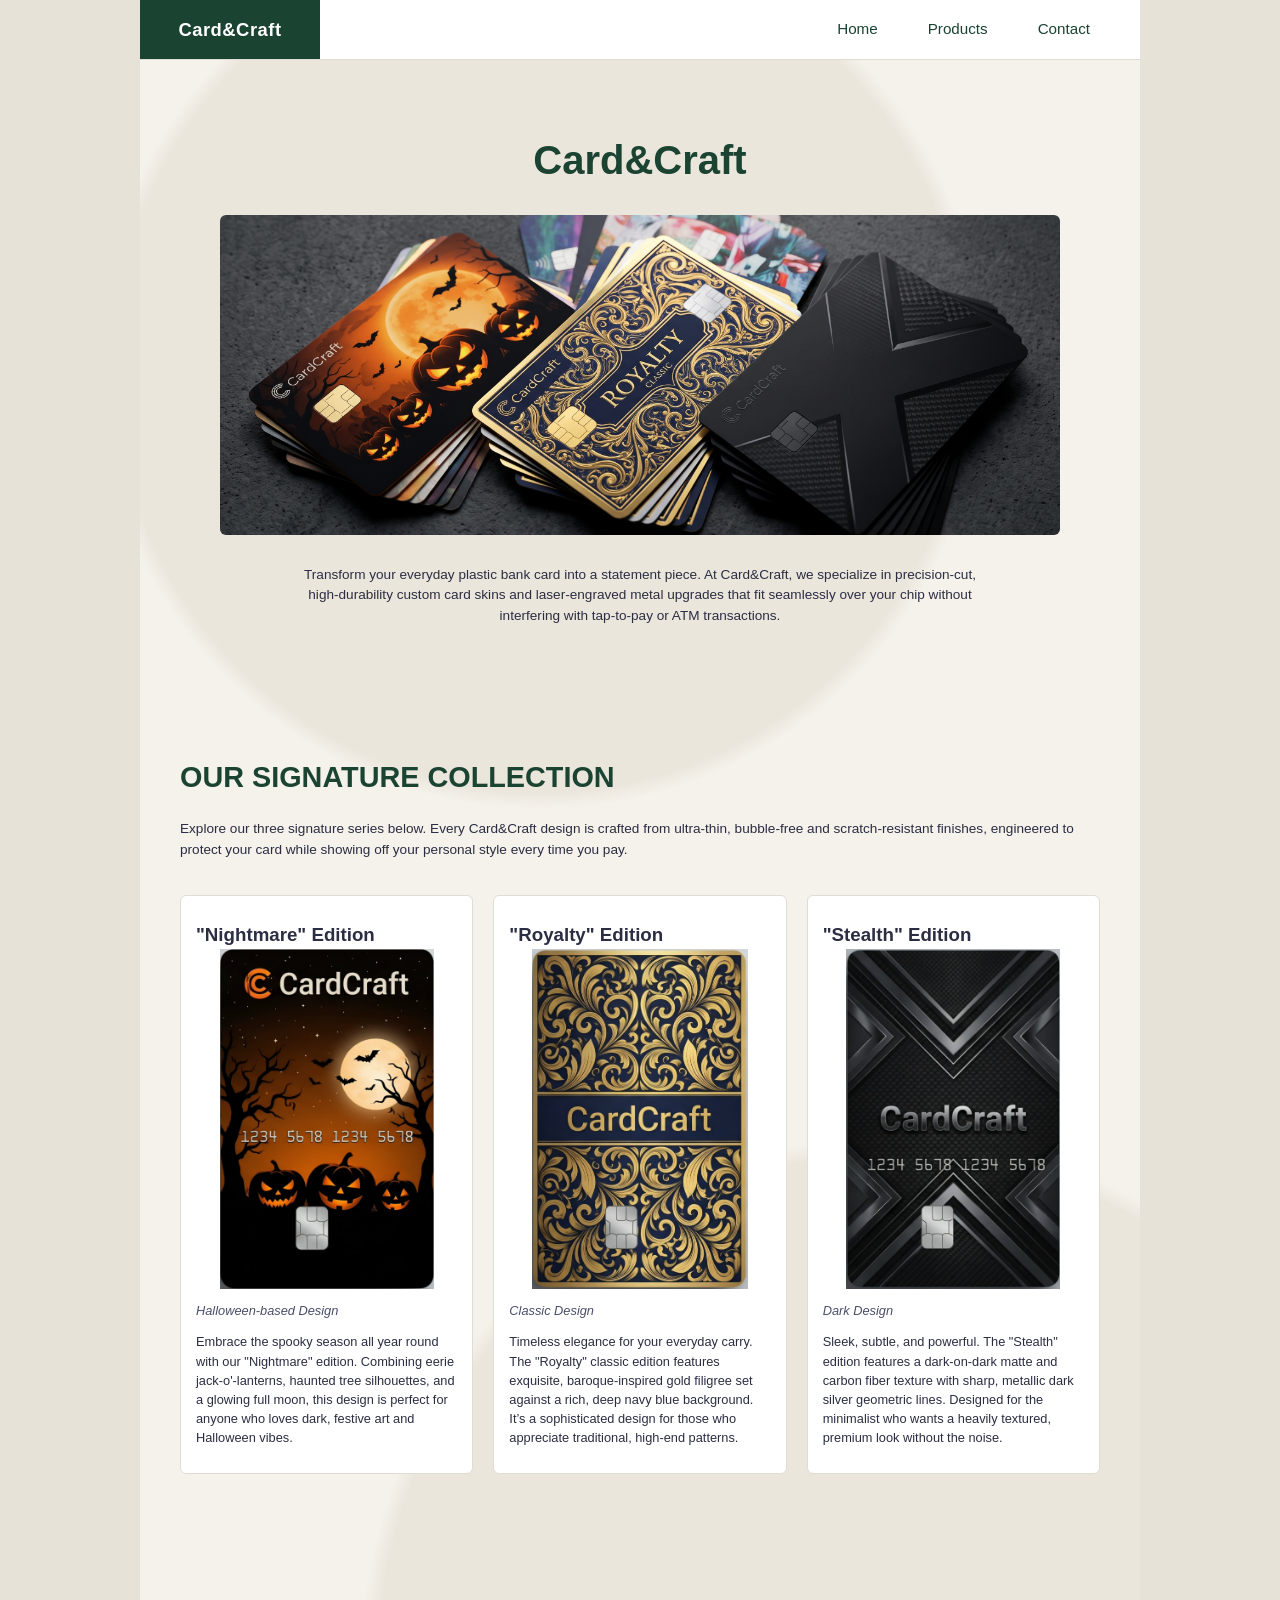
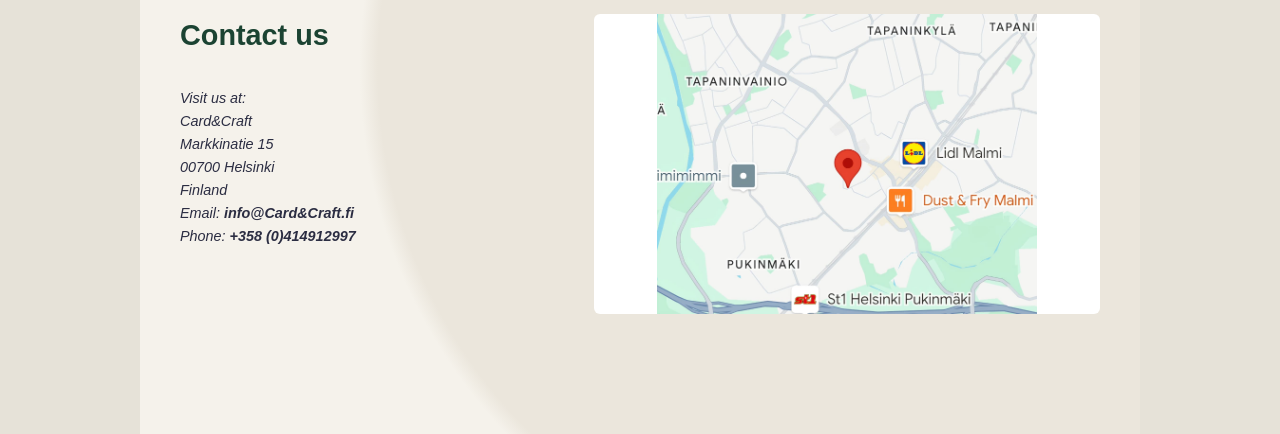
<file: index.html>
<!DOCTYPE html>
<html lang="en">
<head>
    <meta charset="UTF-8">
    <meta name="viewport" content="width=device-width, initial-scale=1.0">
    <title>Card&Craft - Custom Bank Card Designs</title>
    <link rel="stylesheet" href="style.css">
</head>
<body>

    <div class="container">
        
        <header class="site-header">
            <div class="logo">Card&Craft</div>
            <nav class="main-nav">
                <a href="#home">Home</a>
                <a href="#products">Products</a>
                <a href="#contact">Contact</a>
            </nav>
        </header>

        <main>
            
            <section id="home" class="home-section">
                <h1>Card&Craft</h1>
                
                <img src="images/home.jpg" alt="Card&Craft Showcase" class="hero-img">
                <p class="hero-text">
                    Transform your everyday plastic bank card into a statement piece. At Card&Craft, we specialize 
                    in precision-cut, high-durability custom card skins and laser-engraved metal upgrades that fit 
                    seamlessly over your chip without interfering with tap-to-pay or ATM transactions.
                </p>
            </section>

            
            <section id="products" class="products-section">
                
                <h2>OUR SIGNATURE COLLECTION</h2>
            
                <p class="products-intro">
                    Explore our three signature series below. Every Card&Craft design is crafted from ultra-thin, 
                    bubble-free and scratch-resistant finishes, engineered to protect your card while 
                    showing off your personal style every time you pay.
                </p>

                <div class="product-grid">
                    
                    <article class="product-card">
                        <h3>"Nightmare" Edition</h3>
                        
                        <img src="images/halloween.jpeg" alt="Halloween Card Design" class="card-img">
                            
                        <p class="caption">Halloween-based Design</p>
                        <p class="description">
                            Embrace the spooky season all year round with our "Nightmare" edition. Combining eerie 
                            jack-o'-lanterns, haunted tree silhouettes, and a glowing full moon, this design is 
                            perfect for anyone who loves dark, festive art and Halloween vibes.
                        </p>
                    </article>

                    
                    <article class="product-card">
                        <h3>"Royalty" Edition</h3>
                        
                        <img src="images/classic.jpeg" alt="Classic Card Design" class="card-img">
                            
                        <p class="caption">Classic Design</p>
                        <p class="description">
                            Timeless elegance for your everyday carry. The "Royalty" classic edition features 
                            exquisite, baroque-inspired gold filigree set against a rich, deep navy blue background. 
                            It’s a sophisticated design for those who appreciate traditional, high-end patterns.
                        </p>
                    </article>

                    
                    <article class="product-card">
                        <h3>"Stealth" Edition</h3>
                        
                        <img src="images/stealth.jpeg" alt="Dark Card Design" class="card-img">
                            
                        <p class="caption">Dark Design</p>
                        <p class="description">
                            Sleek, subtle, and powerful. The "Stealth" edition features a dark-on-dark matte and 
                            carbon fiber texture with sharp, metallic dark silver geometric lines. Designed for the 
                            minimalist who wants a heavily textured, premium look without the noise.
                        </p>
                    </article>
                </div>
            </section>

            
            <section id="contact" class="contact-section">
                <div class="contact-info">
                    <h2>Contact us</h2>
                    <address>
                        Visit us at:<br>
                        Card&Craft<br>
                        Markkinatie 15<br>
                        00700 Helsinki<br>
                        Finland<br>
                        Email: <strong>info@Card&Craft.fi</strong><br>
                        Phone: <strong>+358 (0)414912997</strong>
                    </address>
                </div>
                <img src="images/map.jpeg" alt="Map" class="map-box">
            </section>
        </main>
    </div>

</body>
</html>
</file>
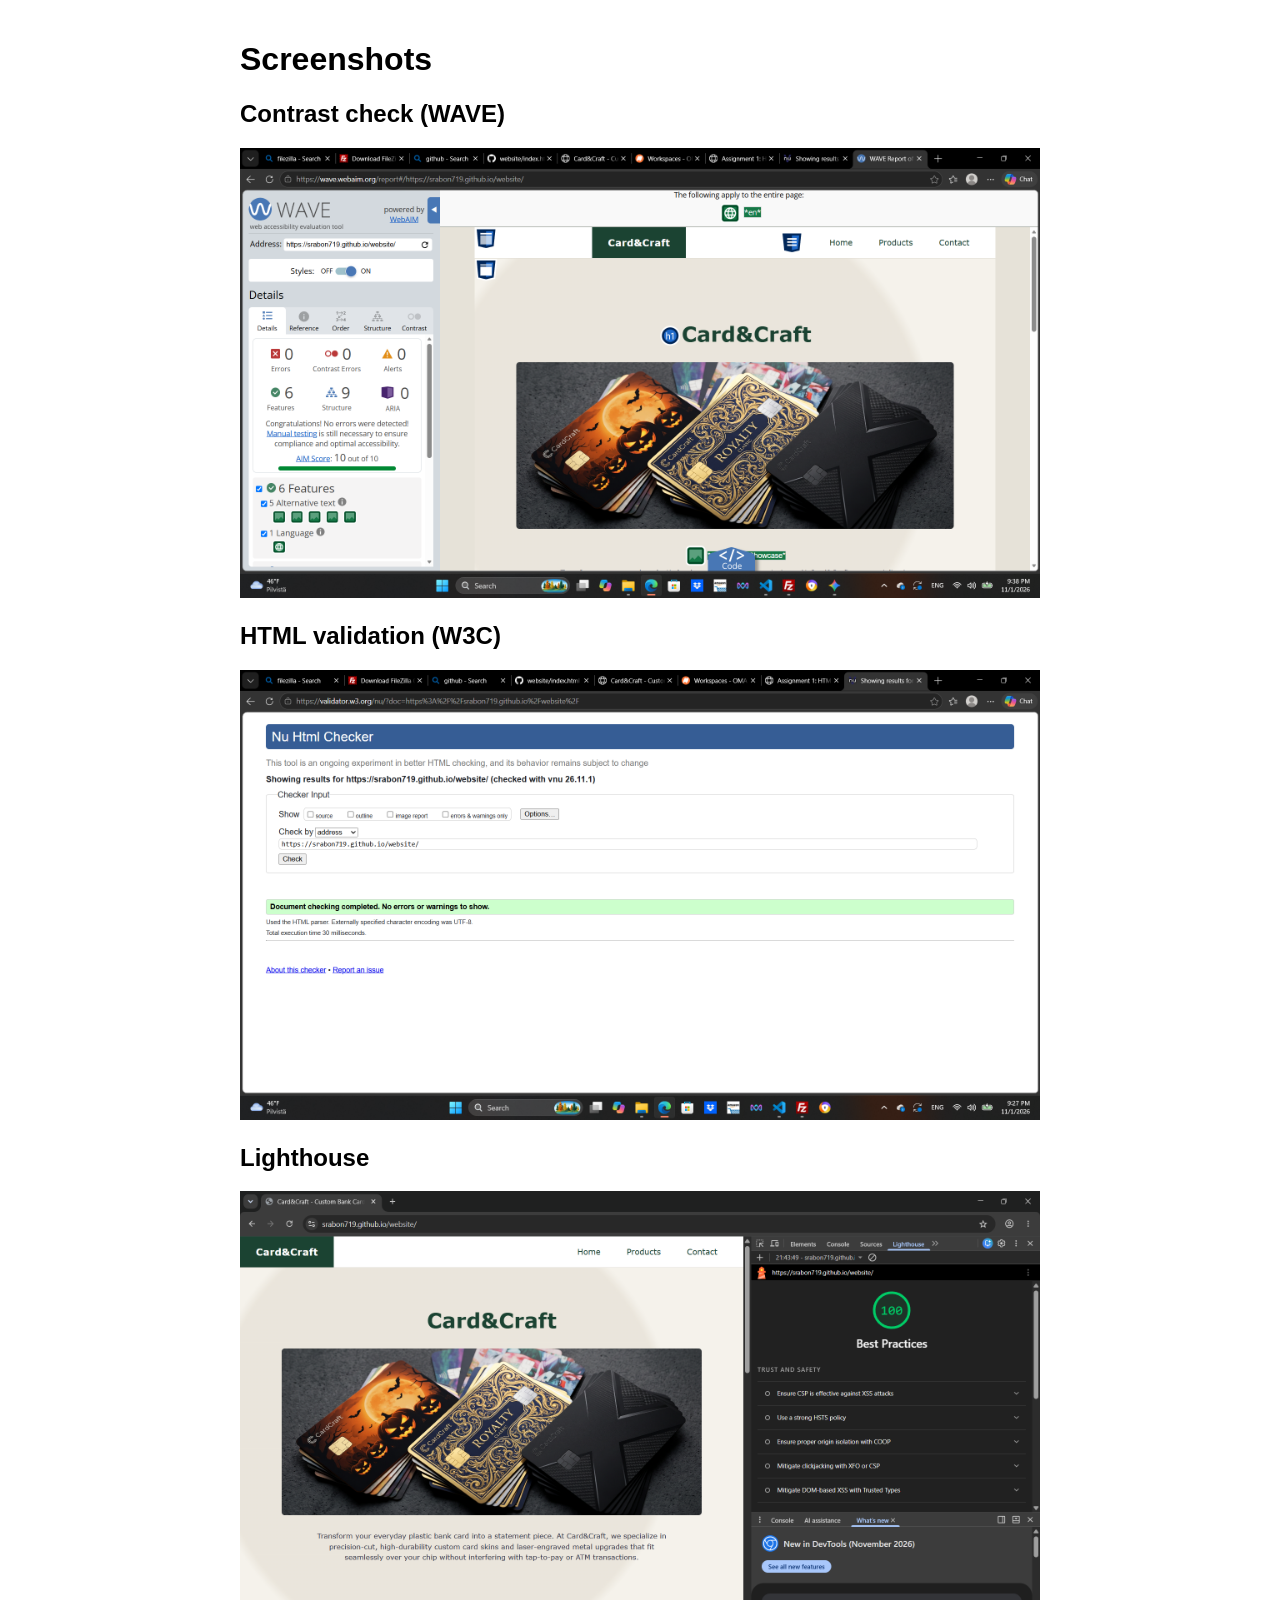
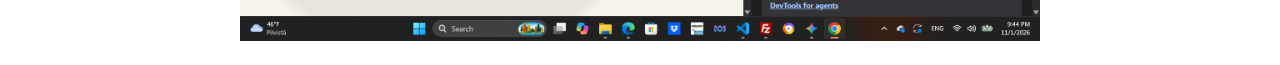
<file: site2/screenshots/screenshots.html>
<!DOCTYPE html>
<html lang="en">
<head>
  <meta charset="UTF-8">
  <meta name="viewport" content="width=device-width, initial-scale=1">
  <title>Screenshots</title>
  <style>
    body { font-family: Arial, sans-serif; padding: 20px; max-width: 800px; margin: auto; }
    img { max-width: 100%; height: auto; }
  </style>
</head>
<body>
  <h1>Screenshots</h1>

  <h2>Contrast check (WAVE)</h2>
  <img src="wave.png" alt="WAVE contrast report with 0 errors">

  <h2>HTML validation (W3C)</h2>
  <img src="validator.png" alt="W3C validator report with no errors">

  <h2>Lighthouse</h2>
  <img src="lighthouse.png" alt="Lighthouse report scores">
</body>
</html>
</file>
<file: style.css>
* {
    box-sizing: border-box;
    margin: 0;
    padding: 0;
}

html {
    scroll-behavior: smooth;
}

body {
    font-family: Verdana, Geneva, Tahoma, sans-serif;
    background-color: #e6e2d8;
    color: #2b2d42;
    line-height: 1.5;
}


.container {
    max-width: 1000px;
    margin: 0 auto;
    background-color: #f5f2eb;
    background-image: radial-gradient(circle at 40% 18%, #ebe6dc 24%, transparent 25%),
                      radial-gradient(circle at 75% 82%, #ebe6dc 28%, transparent 29%);
    min-height: 100vh;
}


.site-header {
    display: flex;
    justify-content: space-between;
    align-items: stretch;
    background-color: #ffffff;
    border-bottom: 1px solid #e0dcd3;
    height: 60px;
    position: sticky;
    top: 0;
    z-index: 100;
}

.logo {
    background-color: #1b4332;
    color: #ffffff;
    display: flex;
    align-items: center;
    justify-content: center;
    width: 180px;
    font-size: 1.15rem;
    font-weight: bold;
    letter-spacing: 0.5px;
}

.main-nav {
    display: flex;
    align-items: center;
    gap: 50px;
    padding-right: 50px;
}

.main-nav a {
    text-decoration: none;
    color: #1b4332;
    font-size: 0.95rem;
    font-weight: 500;
}

.main-nav a:hover {
    color: #d97706;
    text-decoration: underline;
}

section {
    scroll-margin-top: 60px;
}


.home-section {
    padding: 70px 80px 90px;
    text-align: center;
}

.home-section h1 {
    font-size: 2.5rem;
    color: #1b4332;
    margin-bottom: 25px;
}

.hero-img {
    height: 320px;
    width: 100%;
    object-fit: cover;
    margin-bottom: 30px;
    border-radius: 6px;
    display: block;
}

.hero-text {
    max-width: 680px;
    margin: 0 auto;
    font-size: 0.85rem;
    color: #2b2d42;
}

.products-section {
    padding: 40px 40px 80px;
}

.products-section h2 {
    font-size: 1.8rem;
    color: #1b4332;
    margin-bottom: 20px;
}

.banner-img {
    height: 220px;
    margin-bottom: 25px;
    width: 100%;
    object-fit: cover;
    border-radius: 6px;
}

.products-intro {
    font-size: 0.85rem;
    margin-bottom: 35px;
    color: #2b2d42;
}

.product-grid {
    display: flex;
    gap: 20px;
    justify-content: space-between;
    align-items: stretch;
}

.product-card {
    background-color: #ffffff;
    border: 1px solid #e0dcd3;
    padding: 25px 15px;
    flex: 1;
    width: 32%;
    border-radius: 6px;
    display: flex;
    flex-direction: column;
}

.product-card h4 {
    font-size: 1rem;
    margin-bottom: 15px;
    color: #1b4332;
}

.card-img {
    width: 100%;
    height: 340px;
    object-fit: contain;
    margin-bottom: 12px;
    border-radius: 8px;
    display: block;
}

.product-card .caption {
    font-style: italic;
    color: #4a4e69; 
    font-size: 0.8rem;
    margin-bottom: 12px;
}

.product-card .description {
    font-size: 0.8rem;
    color: #2b2d42;
}

.contact-section {
    padding: 60px 40px 120px;
    display: flex;
    justify-content: space-between;
    align-items: flex-start;
    gap: 40px;
}

.contact-info h2 {
    font-size: 1.8rem;
    color: #1b4332;
    margin-bottom: 30px;
}

.contact-info address {
    font-style: italic;
    font-size: 0.9rem;
    line-height: 1.6;
    color: #2b2d42; 
}

.map-box {
    width: 55%;
    height: 300px;
    object-fit: contain;
    background-color: #ffffff;
    border-radius: 6px;
    display: block;
}
</file>
